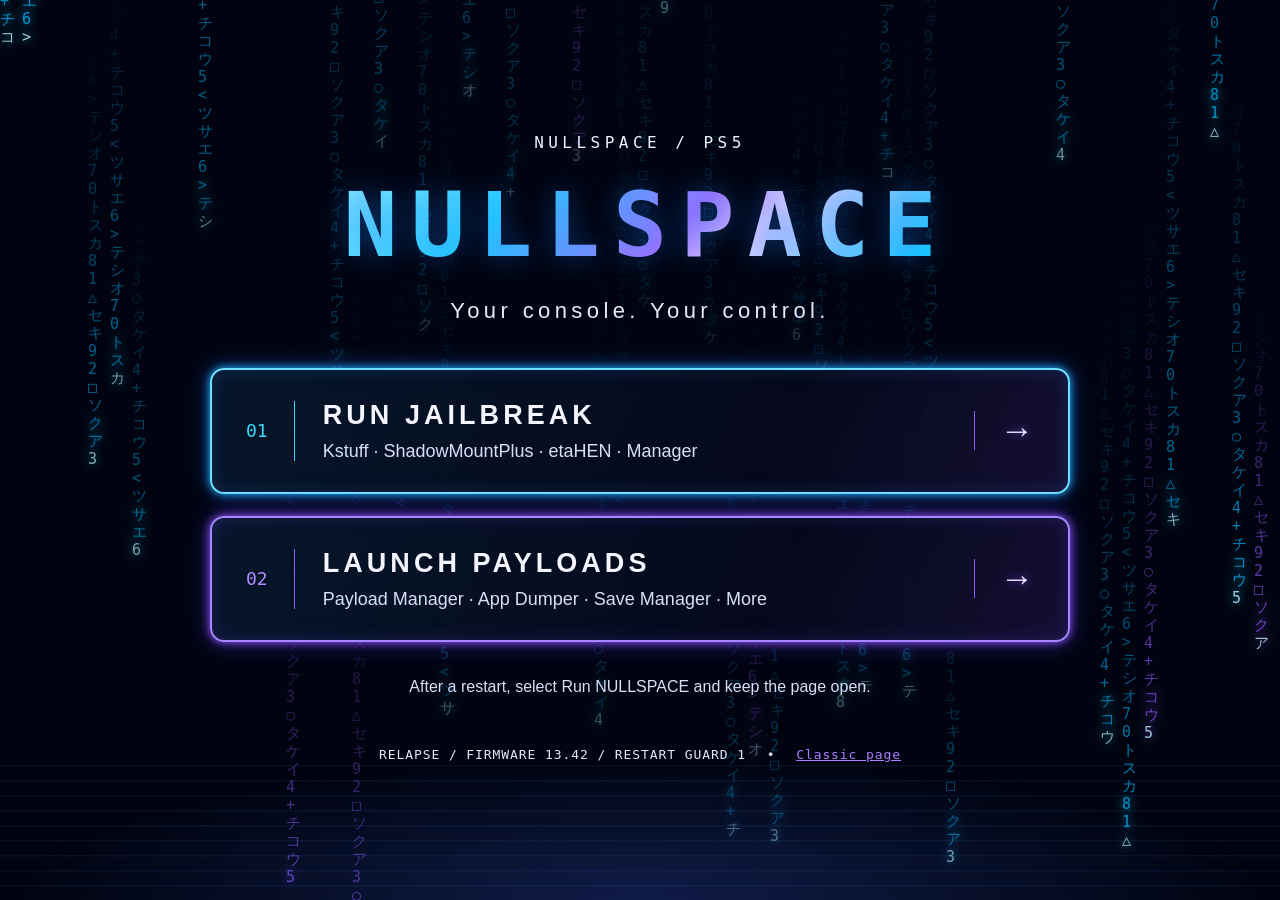
<file: index.html>
<!doctype html>
<html lang="en"><head><meta charset="utf-8"><meta name="viewport" content="width=device-width, initial-scale=1">
<meta http-equiv="Cache-Control" content="no-cache, no-store, must-revalidate">
<link rel="stylesheet" href="haze-menu.css?v=services-1"><title>NULLSPACE | PS5</title></head>
<body class="haze-page"><canvas id="haze-rain" aria-hidden="true"></canvas>
<main class="haze-home">
  <p class="haze-eyebrow">NULLSPACE / PS5</p>
  <h1 class="haze-title">NULLSPACE</h1>
  <p class="haze-tagline">Your console. Your control.</p>
  <nav class="haze-choices" aria-label="NULLSPACE menu">
    <a class="haze-choice" id="run-haze" href="run.html?v=aio-trace-1&amp;ui=restart-guard-1"><span class="haze-number">01</span><span><strong>RUN JAILBREAK</strong><small>Kstuff · ShadowMountPlus · etaHEN · Manager</small></span><span class="haze-arrow" aria-hidden="true">→</span></a>
    <a class="haze-choice" href="additional.html"><span class="haze-number">02</span><span><strong>LAUNCH PAYLOADS</strong><small>Payload Manager · App Dumper · Save Manager · More</small></span><span class="haze-arrow" aria-hidden="true">→</span></a>
  </nav>
  <p class="haze-help">After a restart, select Run NULLSPACE and keep the page open.</p>
  <p class="haze-foot">RELAPSE / FIRMWARE 13.42 / RESTART GUARD 1 <span>•</span> <a href="classic.html?v=aio-trace-1">Classic page</a></p>
</main><script src="haze-home.js?v=restart-guard-1"></script><script src="nullspace-rain.js"></script></body></html>
</file>
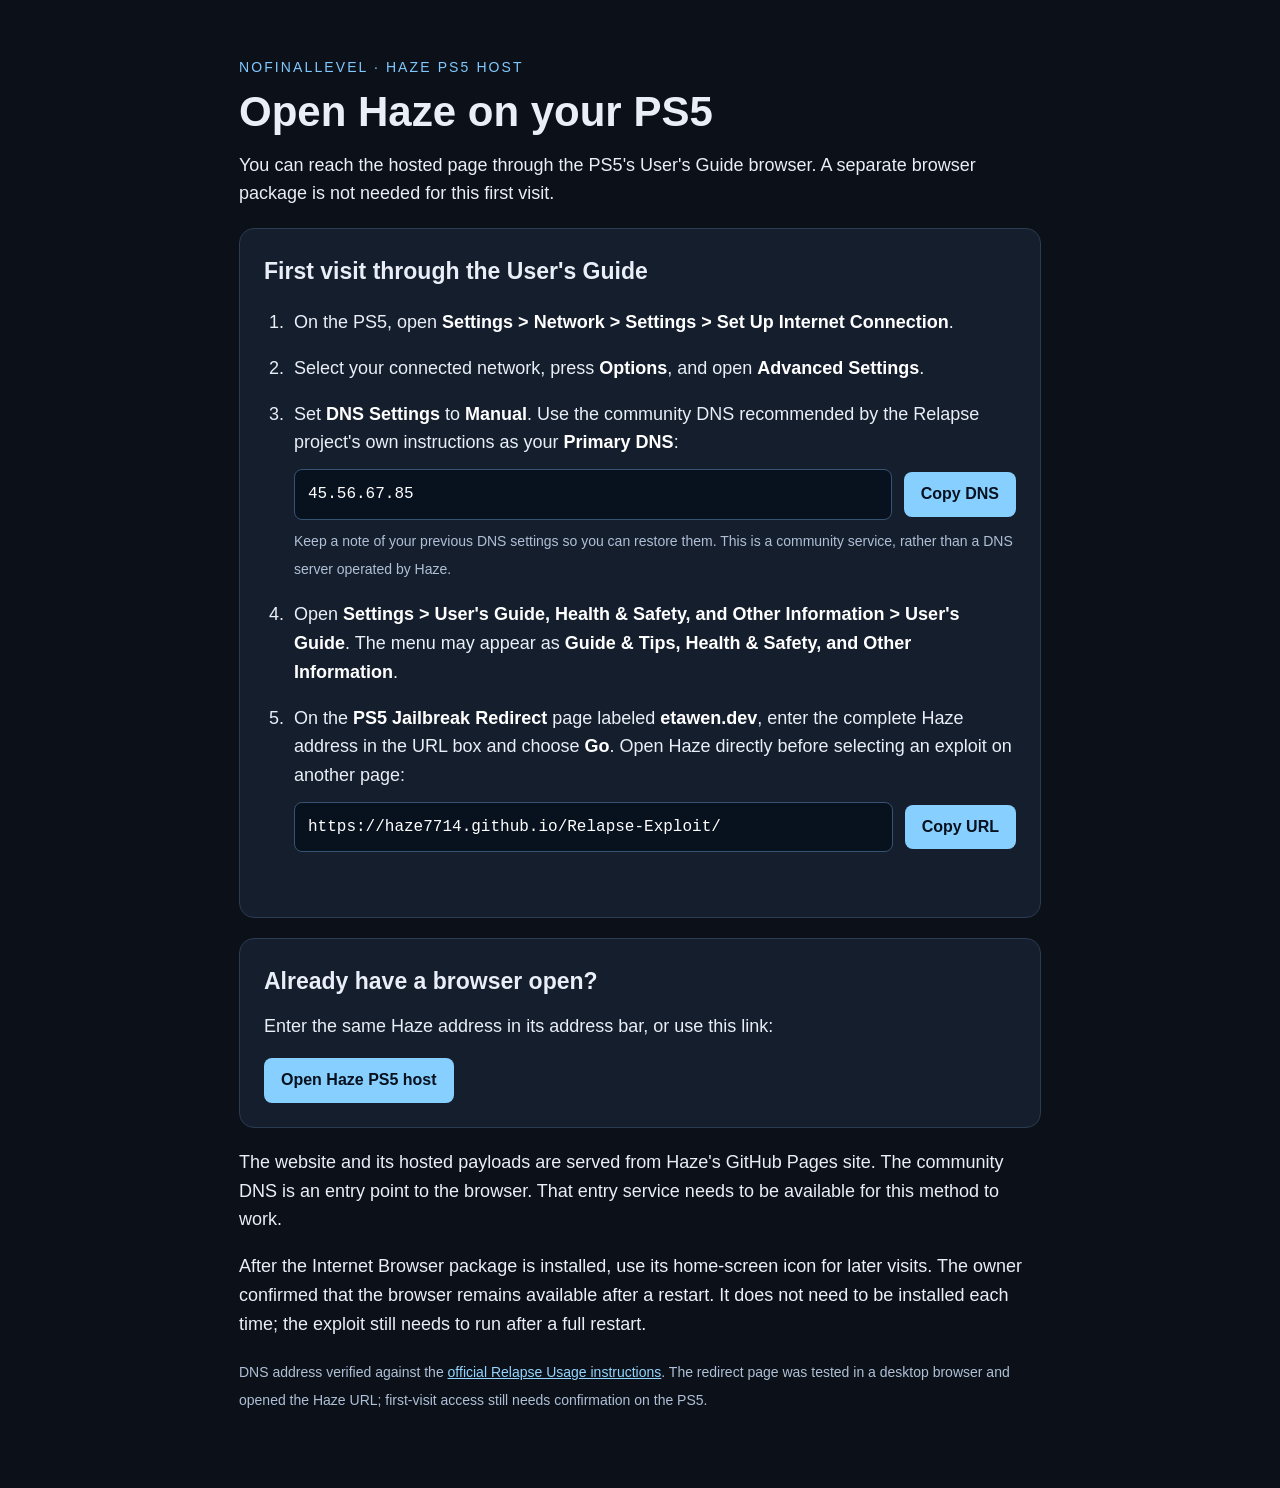
<file: access.html>
<!doctype html>
<html lang="en">
<head>
  <meta charset="utf-8">
  <meta name="viewport" content="width=device-width, initial-scale=1">
  <title>Open Haze on your PS5</title>
  <style>
    * { box-sizing: border-box; }
    body { margin: 0; color: #e9eef7; background: #0b1019; font: 18px/1.6 Arial, sans-serif; }
    main { max-width: 850px; margin: 0 auto; padding: 56px 24px; }
    .tag { color: #80c9ff; font-size: 14px; letter-spacing: .15em; text-transform: uppercase; }
    h1 { margin: 10px 0 14px; font-size: 42px; line-height: 1.15; }
    h2 { font-size: 23px; margin: 0 0 12px; }
    p { margin: 0 0 18px; }
    .card { background: #151e2d; border: 1px solid #2b3b52; border-radius: 15px; padding: 24px; margin: 20px 0; }
    ol { padding-left: 25px; }
    li { margin: 0 0 17px; padding-left: 5px; }
    strong { color: #fff; }
    .field { display: flex; align-items: center; gap: 12px; margin: 12px 0 6px; flex-wrap: wrap; }
    input { flex: 1; min-width: 200px; padding: 13px; border-radius: 8px; border: 1px solid #375373; background: #08111e; color: #fff; font: 16px/1.4 monospace; }
    button, .action { display: inline-block; padding: 11px 17px; color: #08111e; background: #86cfff; border: 0; border-radius: 8px; font: bold 16px/1.4 Arial, sans-serif; cursor: pointer; text-decoration: none; }
    button:focus, input:focus, a:focus { outline: 3px solid #fff; outline-offset: 3px; }
    a { color: #93d5ff; }
    small { font-size: 14px; color: #afc0d6; }
    .status { min-height: 1.6em; color: #a7ecc6; font-size: 14px; }
    @media (max-width: 550px) { main { padding: 32px 18px; } h1 { font-size: 32px; } .card { padding: 19px; } }
  </style>
</head>
<body>
<main>
  <div class="tag">NoFinalLevel &middot; Haze PS5 host</div>
  <h1>Open Haze on your PS5</h1>
  <p>You can reach the hosted page through the PS5's User's Guide browser. A separate browser package is not needed for this first visit.</p>

  <section class="card" aria-labelledby="steps-title">
    <h2 id="steps-title">First visit through the User's Guide</h2>
    <ol>
      <li>On the PS5, open <strong>Settings &gt; Network &gt; Settings &gt; Set Up Internet Connection</strong>.</li>
      <li>Select your connected network, press <strong>Options</strong>, and open <strong>Advanced Settings</strong>.</li>
      <li>Set <strong>DNS Settings</strong> to <strong>Manual</strong>. Use the community DNS recommended by the Relapse project's own instructions as your <strong>Primary DNS</strong>:
        <div class="field"><input id="dns" aria-label="Community primary DNS address" value="45.56.67.85" readonly><button type="button" onclick="copyField('dns')">Copy DNS</button></div>
        <small>Keep a note of your previous DNS settings so you can restore them. This is a community service, rather than a DNS server operated by Haze.</small>
      </li>
      <li>Open <strong>Settings &gt; User's Guide, Health &amp; Safety, and Other Information &gt; User's Guide</strong>. The menu may appear as <strong>Guide &amp; Tips, Health &amp; Safety, and Other Information</strong>.</li>
      <li>On the <strong>PS5 Jailbreak Redirect</strong> page labeled <strong>etawen.dev</strong>, enter the complete Haze address in the URL box and choose <strong>Go</strong>. Open Haze directly before selecting an exploit on another page:
        <div class="field"><input id="site" aria-label="Haze PS5 site address" value="https://haze7714.github.io/Relapse-Exploit/" readonly><button type="button" onclick="copyField('site')">Copy URL</button></div>
      </li>
    </ol>
    <div id="copy-status" class="status" role="status" aria-live="polite"></div>
  </section>

  <section class="card" aria-labelledby="browser-title">
    <h2 id="browser-title">Already have a browser open?</h2>
    <p>Enter the same Haze address in its address bar, or use this link:</p>
    <a class="action" href="https://haze7714.github.io/Relapse-Exploit/">Open Haze PS5 host</a>
  </section>

  <p>The website and its hosted payloads are served from Haze's GitHub Pages site. The community DNS is an entry point to the browser. That entry service needs to be available for this method to work.</p>
  <p>After the Internet Browser package is installed, use its home-screen icon for later visits. The owner confirmed that the browser remains available after a restart. It does not need to be installed each time; the exploit still needs to run after a full restart.</p>
  <p><small>DNS address verified against the <a href="https://github.com/ntfargo/Relapse-Exploit#usage">official Relapse Usage instructions</a>. The redirect page was tested in a desktop browser and opened the Haze URL; first-visit access still needs confirmation on the PS5.</small></p>
</main>
<script>
function copyField(id) {
  var field = document.getElementById(id);
  var status = document.getElementById('copy-status');
  field.focus();
  field.select();
  field.setSelectionRange(0, field.value.length);
  if (navigator.clipboard && navigator.clipboard.writeText) {
    navigator.clipboard.writeText(field.value).then(function () {
      status.textContent = 'Copied.';
    }, function () {
      status.textContent = 'Text selected. Use your browser\'s Copy command.';
    });
  } else {
    var copied = false;
    try { copied = document.execCommand('copy'); } catch (error) {}
    status.textContent = copied ? 'Copied.' : 'Text selected. Use your browser\'s Copy command.';
  }
}
</script>
</body>
</html>
</file>
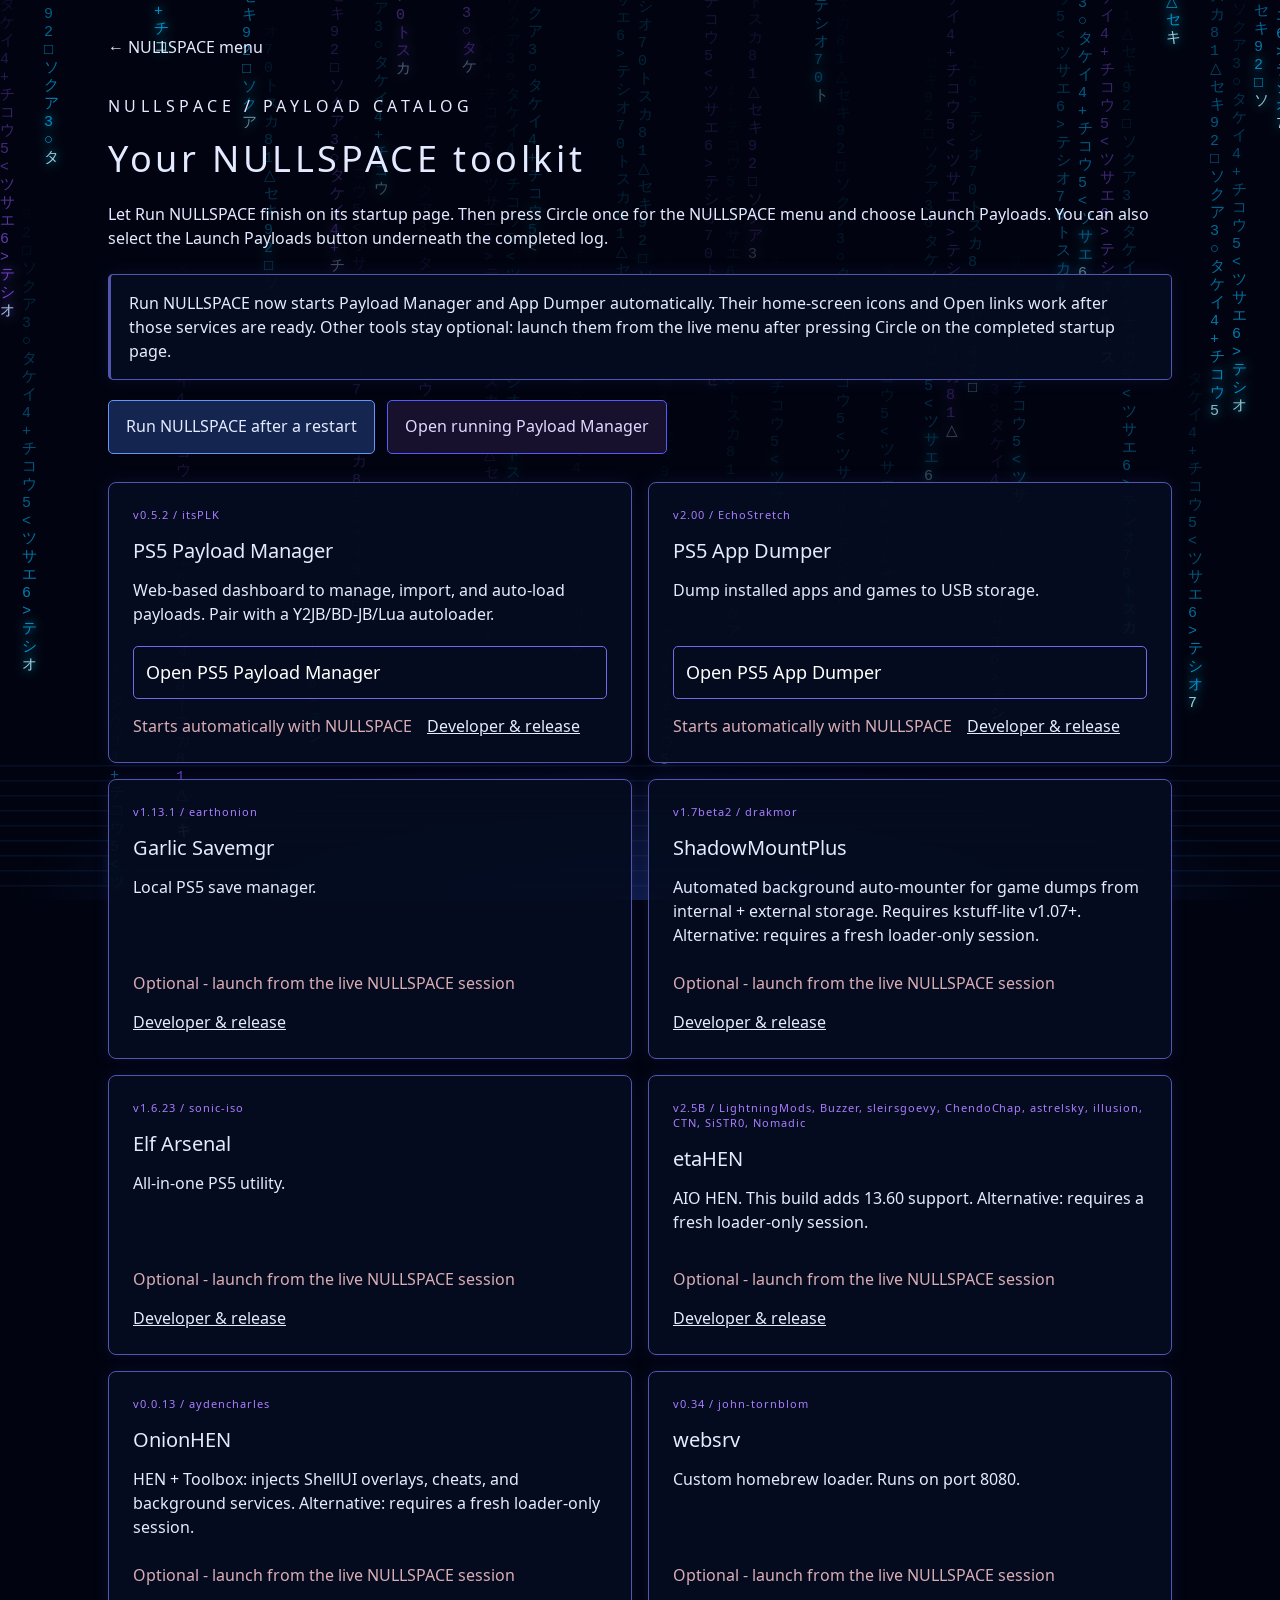
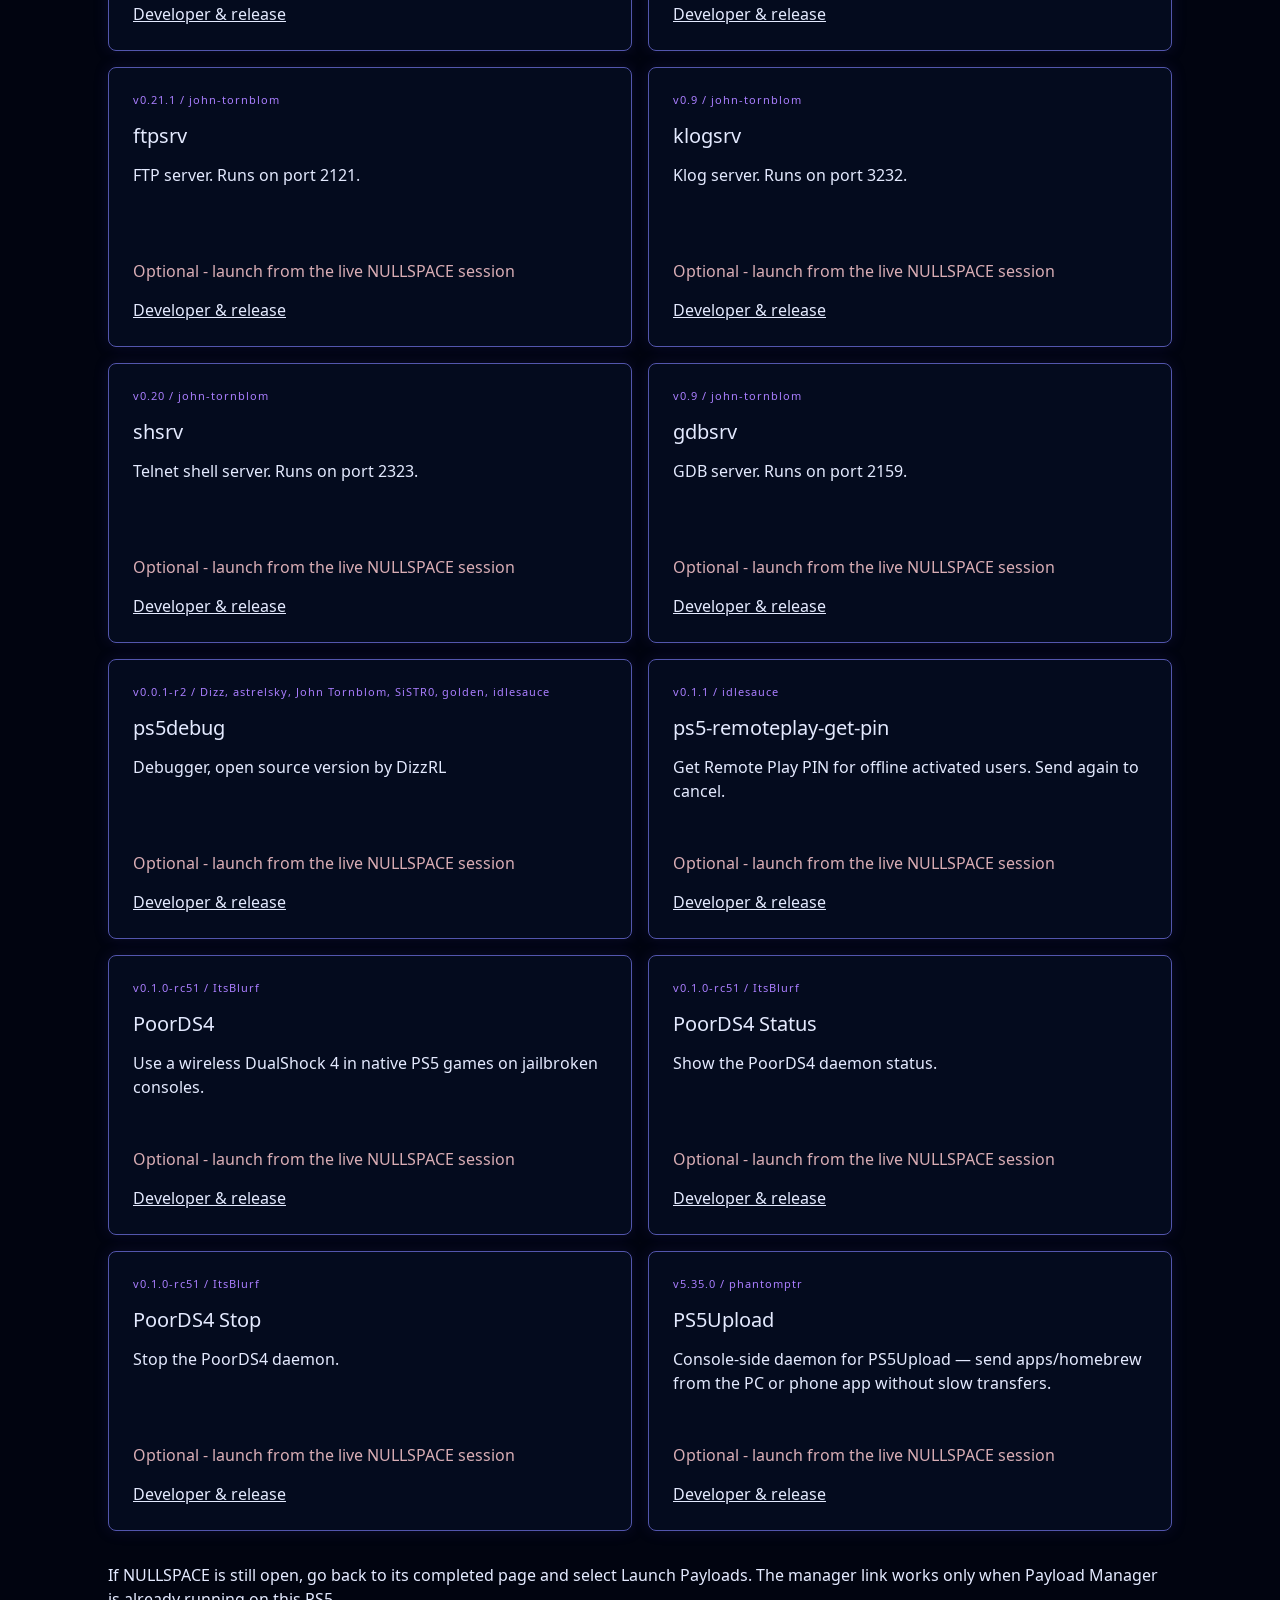
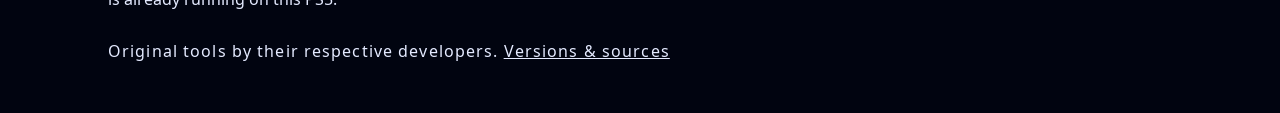
<file: additional.html>
<!doctype html>
<html lang="en"><head><meta charset="utf-8"><meta name="viewport" content="width=device-width, initial-scale=1">
<meta http-equiv="Cache-Control" content="no-cache, no-store, must-revalidate">
<link rel="stylesheet" href="haze-menu.css?v=services-1"><title>Payload Catalog | NULLSPACE</title></head>
<body class="haze-page haze-catalog-page"><canvas id="haze-rain" aria-hidden="true"></canvas><main class="haze-catalog">
<a class="haze-back" href="index.html">← NULLSPACE menu</a>
<p class="haze-eyebrow">NULLSPACE / PAYLOAD CATALOG</p><h1>Your NULLSPACE toolkit</h1>
<p class="haze-intro">Let Run NULLSPACE finish on its startup page. Then press Circle once for the NULLSPACE menu and choose Launch Payloads. You can also select the Launch Payloads button underneath the completed log.</p>
<div class="haze-notice" role="status">Run NULLSPACE now starts Payload Manager and App Dumper automatically. Their home-screen icons and Open links work after those services are ready. Other tools stay optional: launch them from the live menu after pressing Circle on the completed startup page.</div>
<div class="haze-actions"><a class="haze-pill" href="run.html?v=aio-trace-1&amp;ui=services-1">Run NULLSPACE after a restart</a><a class="haze-pill secondary" href="http://127.0.0.1:8084/">Open running Payload Manager</a></div>
<div id="haze-cards" class="haze-grid"><article class="haze-card"><span class="haze-version">v0.5.2 / itsPLK</span><h2>PS5 Payload Manager</h2><p>Web-based dashboard to manage, import, and auto-load payloads. Pair with a Y2JB/BD-JB/Lua autoloader.</p><div class="haze-card-footer"><a class="haze-open-service" href="http://127.0.0.1:8084/">Open PS5 Payload Manager</a><span class="haze-availability">Starts automatically with NULLSPACE</span><a href="https://github.com/itsPLK/ps5-payload-manager/releases/tag/v0.5.2">Developer &amp; release</a></div></article>
<article class="haze-card"><span class="haze-version">v2.00 / EchoStretch</span><h2>PS5 App Dumper</h2><p>Dump installed apps and games to USB storage.</p><div class="haze-card-footer"><a class="haze-open-service" href="http://127.0.0.1:8081/">Open PS5 App Dumper</a><span class="haze-availability">Starts automatically with NULLSPACE</span><a href="https://github.com/EchoStretch/ps5-app-dumper/releases/tag/v2.00">Developer &amp; release</a></div></article>
<article class="haze-card"><span class="haze-version">v1.13.1 / earthonion</span><h2>Garlic Savemgr</h2><p>Local PS5 save manager.</p><div class="haze-card-footer"><span class="haze-availability">Optional - launch from the live NULLSPACE session</span><a href="https://git.etawen.dev/earthonion/garlic-savemgr/releases">Developer &amp; release</a></div></article>
<article class="haze-card"><span class="haze-version">v1.7beta2 / drakmor</span><h2>ShadowMountPlus</h2><p>Automated background auto-mounter for game dumps from internal + external storage. Requires kstuff-lite v1.07+. Alternative: requires a fresh loader-only session.</p><div class="haze-card-footer"><span class="haze-availability">Optional - launch from the live NULLSPACE session</span><a href="https://github.com/drakmor/ShadowMountPlus/releases/tag/1.7beta2">Developer &amp; release</a></div></article>
<article class="haze-card"><span class="haze-version">v1.6.23 / sonic-iso</span><h2>Elf Arsenal</h2><p>All-in-one PS5 utility.</p><div class="haze-card-footer"><span class="haze-availability">Optional - launch from the live NULLSPACE session</span><a href="https://git.etawen.dev/soniciso/elf-arsenal/releases">Developer &amp; release</a></div></article>
<article class="haze-card"><span class="haze-version">v2.5B / LightningMods, Buzzer, sleirsgoevy, ChendoChap, astrelsky, illusion, CTN, SiSTR0, Nomadic</span><h2>etaHEN</h2><p>AIO HEN. This build adds 13.60 support. Alternative: requires a fresh loader-only session.</p><div class="haze-card-footer"><span class="haze-availability">Optional - launch from the live NULLSPACE session</span><a href="https://github.com/etaHEN/etaHEN/releases/tag/2.5B">Developer &amp; release</a></div></article>
<article class="haze-card"><span class="haze-version">v0.0.13 / aydencharles</span><h2>OnionHEN</h2><p>HEN + Toolbox: injects ShellUI overlays, cheats, and background services. Alternative: requires a fresh loader-only session.</p><div class="haze-card-footer"><span class="haze-availability">Optional - launch from the live NULLSPACE session</span><a href="https://github.com/aydencharles/onionHEN/releases/tag/v0.0.13">Developer &amp; release</a></div></article>
<article class="haze-card"><span class="haze-version">v0.34 / john-tornblom</span><h2>websrv</h2><p>Custom homebrew loader. Runs on port 8080.</p><div class="haze-card-footer"><span class="haze-availability">Optional - launch from the live NULLSPACE session</span><a href="https://github.com/ps5-payload-dev/websrv/releases/tag/v0.34">Developer &amp; release</a></div></article>
<article class="haze-card"><span class="haze-version">v0.21.1 / john-tornblom</span><h2>ftpsrv</h2><p>FTP server. Runs on port 2121.</p><div class="haze-card-footer"><span class="haze-availability">Optional - launch from the live NULLSPACE session</span><a href="https://github.com/ps5-payload-dev/ftpsrv/releases/tag/v0.21.1">Developer &amp; release</a></div></article>
<article class="haze-card"><span class="haze-version">v0.9 / john-tornblom</span><h2>klogsrv</h2><p>Klog server. Runs on port 3232.</p><div class="haze-card-footer"><span class="haze-availability">Optional - launch from the live NULLSPACE session</span><a href="https://github.com/ps5-payload-dev/klogsrv/releases/tag/v0.9">Developer &amp; release</a></div></article>
<article class="haze-card"><span class="haze-version">v0.20 / john-tornblom</span><h2>shsrv</h2><p>Telnet shell server. Runs on port 2323.</p><div class="haze-card-footer"><span class="haze-availability">Optional - launch from the live NULLSPACE session</span><a href="https://github.com/ps5-payload-dev/shsrv/releases/tag/v0.20">Developer &amp; release</a></div></article>
<article class="haze-card"><span class="haze-version">v0.9 / john-tornblom</span><h2>gdbsrv</h2><p>GDB server. Runs on port 2159.</p><div class="haze-card-footer"><span class="haze-availability">Optional - launch from the live NULLSPACE session</span><a href="https://github.com/ps5-payload-dev/gdbsrv/releases/tag/v0.9">Developer &amp; release</a></div></article>
<article class="haze-card"><span class="haze-version">v0.0.1-r2 / Dizz, astrelsky, John Tornblom, SiSTR0, golden, idlesauce</span><h2>ps5debug</h2><p>Debugger, open source version by DizzRL</p><div class="haze-card-footer"><span class="haze-availability">Optional - launch from the live NULLSPACE session</span><a href="https://github.com/idlesauce/ps5debug/releases/tag/v0.0.1">Developer &amp; release</a></div></article>
<article class="haze-card"><span class="haze-version">v0.1.1 / idlesauce</span><h2>ps5-remoteplay-get-pin</h2><p>Get Remote Play PIN for offline activated users. Send again to cancel.</p><div class="haze-card-footer"><span class="haze-availability">Optional - launch from the live NULLSPACE session</span><a href="https://github.com/idlesauce/ps5-remoteplay-get-pin/releases/tag/v0.1.1">Developer &amp; release</a></div></article>
<article class="haze-card"><span class="haze-version">v0.1.0-rc51 / ItsBlurf</span><h2>PoorDS4</h2><p>Use a wireless DualShock 4 in native PS5 games on jailbroken consoles.</p><div class="haze-card-footer"><span class="haze-availability">Optional - launch from the live NULLSPACE session</span><a href="https://github.com/ItsBlurf/PoorDS4/releases/tag/v0.1.0-rc51">Developer &amp; release</a></div></article>
<article class="haze-card"><span class="haze-version">v0.1.0-rc51 / ItsBlurf</span><h2>PoorDS4 Status</h2><p>Show the PoorDS4 daemon status.</p><div class="haze-card-footer"><span class="haze-availability">Optional - launch from the live NULLSPACE session</span><a href="https://github.com/ItsBlurf/PoorDS4/releases/tag/v0.1.0-rc51">Developer &amp; release</a></div></article>
<article class="haze-card"><span class="haze-version">v0.1.0-rc51 / ItsBlurf</span><h2>PoorDS4 Stop</h2><p>Stop the PoorDS4 daemon.</p><div class="haze-card-footer"><span class="haze-availability">Optional - launch from the live NULLSPACE session</span><a href="https://github.com/ItsBlurf/PoorDS4/releases/tag/v0.1.0-rc51">Developer &amp; release</a></div></article>
<article class="haze-card"><span class="haze-version">v5.35.0 / phantomptr</span><h2>PS5Upload</h2><p>Console-side daemon for PS5Upload — send apps/homebrew from the PC or phone app without slow transfers.</p><div class="haze-card-footer"><span class="haze-availability">Optional - launch from the live NULLSPACE session</span><a href="https://github.com/phantomptr/ps5upload/releases/tag/v5.35.0">Developer &amp; release</a></div></article></div>
<p class="haze-help">If NULLSPACE is still open, go back to its completed page and select Launch Payloads. The manager link works only when Payload Manager is already running on this PS5.</p>
<p class="haze-foot">Original tools by their respective developers. <a href="payload-sources.json">Versions &amp; sources</a></p>
</main><script src="nullspace-rain.js"></script></body></html>
</file>
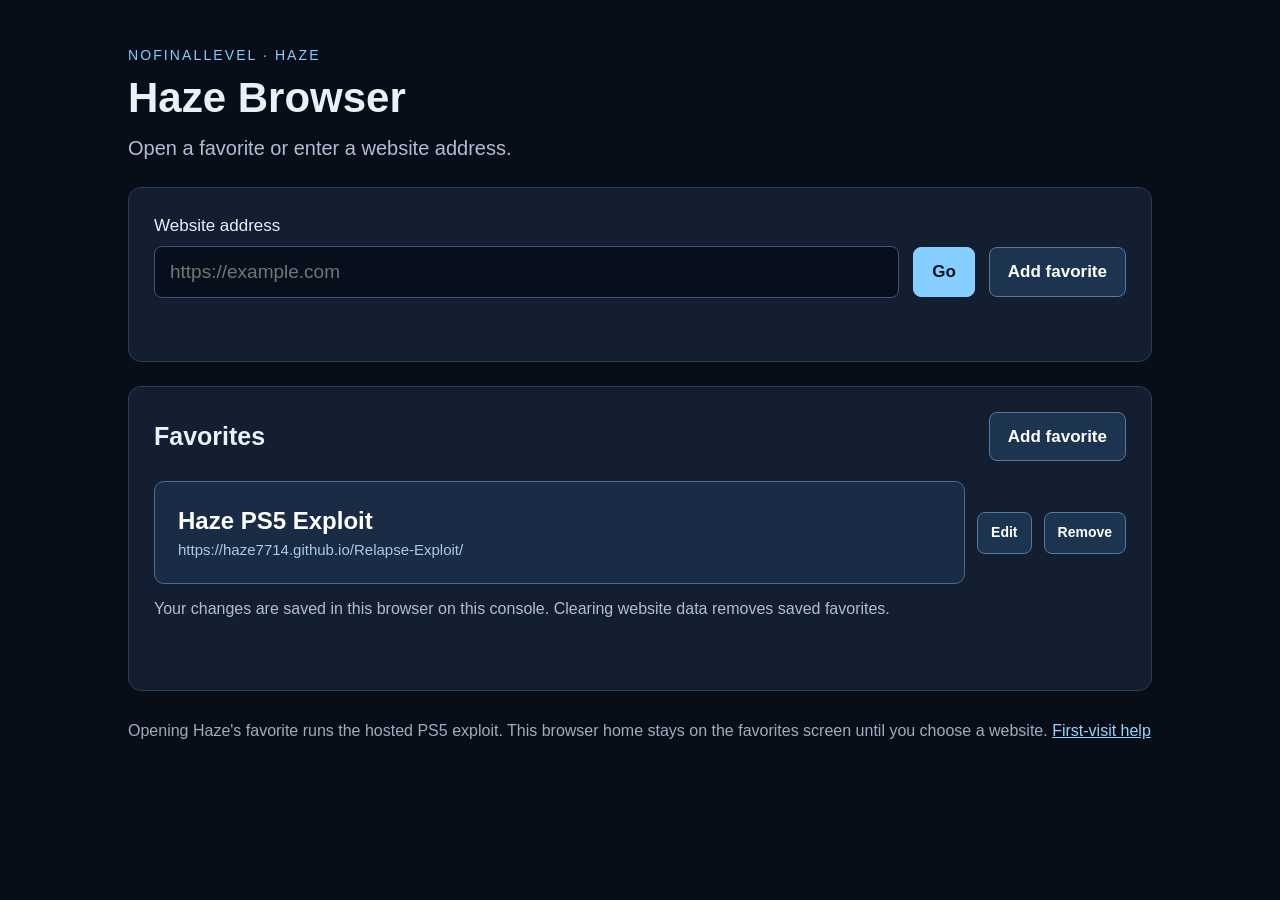
<file: browser.html>
<!doctype html>
<html lang="en">
<head>
  <meta charset="utf-8">
  <meta name="viewport" content="width=device-width, initial-scale=1">
  <title>Haze Browser</title>
  <style>
    * { box-sizing: border-box; }
    body { margin: 0; background: #080e18; color: #eaf0fa; font: 20px/1.5 Arial, sans-serif; }
    main { max-width: 1100px; margin: 0 auto; padding: 45px 38px; }
    .brand { color: #85cfff; font-size: 14px; text-transform: uppercase; letter-spacing: .15em; }
    h1 { font-size: 42px; line-height: 1.1; margin: 9px 0 12px; }
    h2 { margin: 0; font-size: 25px; }
    p { margin: 0 0 20px; }
    .intro, .hint { color: #aebfd4; }
    .panel { background: #131e30; border: 1px solid #293e59; border-radius: 13px; padding: 25px; margin: 24px 0; }
    .row, .heading-row { display: flex; align-items: center; gap: 14px; flex-wrap: wrap; }
    .heading-row { justify-content: space-between; margin-bottom: 20px; }
    label { display: block; font-size: 17px; margin-bottom: 7px; }
    input { width: 100%; padding: 14px 15px; border: 1px solid #365577; border-radius: 8px; background: #080f1c; color: #fff; font: 19px Arial, sans-serif; }
    .address { flex: 1; min-width: 300px; }
    button, .button { display: inline-block; border: 1px solid #55799e; border-radius: 8px; padding: 12px 18px; background: #1d3450; color: #fff; font: bold 17px/1.4 Arial, sans-serif; cursor: pointer; text-decoration: none; }
    .primary { background: #86ceff; color: #071321; border-color: #86ceff; }
    button:hover, .button:hover { background: #355a80; color: #fff; }
    .primary:hover { background: #b2e1ff; color: #071321; }
    a, button, input { -webkit-tap-highlight-color: transparent; }
    a:focus, button:focus, input:focus { outline: 3px solid #9ddcff; outline-offset: 4px; }
    .favorite { display: flex; align-items: center; gap: 12px; margin: 13px 0; flex-wrap: wrap; }
    .favorite-link { flex: 1; min-width: 280px; padding: 21px 23px; color: #fff; text-decoration: none; border-radius: 10px; border: 1px solid #446d99; background: #1a2c45; }
    .favorite-link:hover { background: #254263; }
    .favorite-name { display: block; font-size: 24px; font-weight: bold; }
    .favorite-url { display: block; color: #a9c8e9; font-size: 15px; overflow-wrap: break-word; }
    .small-button { font-size: 14px; padding: 10px 13px; }
    .hint, .status, footer { font-size: 16px; }
    .status { min-height: 24px; color: #b1e7ca; margin-top: 14px; }
    .error { color: #ffc0b8; }
    #favorite-editor { margin-top: 20px; border-top: 1px solid #304866; padding-top: 20px; }
    .form-field { margin-bottom: 16px; }
    [hidden] { display: none !important; }
    footer { color: #9fadc0; margin: 28px 0 0; }
    footer a { color: #99d3fc; }
    @media (max-width: 600px) { main { padding: 27px 19px; } h1 { font-size: 34px; } .panel { padding: 20px; } .address, .favorite-link { min-width: 100%; } }
  </style>
</head>
<body>
<main>
  <div class="brand">NoFinalLevel &middot; Haze</div>
  <h1>Haze Browser</h1>
  <p class="intro">Open a favorite or enter a website address.</p>

  <section class="panel" aria-labelledby="address-title">
    <form id="address-form">
      <label id="address-title" for="address">Website address</label>
      <div class="row">
        <div class="address"><input id="address" type="text" inputmode="url" placeholder="https://example.com" autocomplete="off" autocapitalize="off" spellcheck="false"></div>
        <button class="primary" type="submit">Go</button>
        <button id="save-address" type="button">Add favorite</button>
      </div>
    </form>
    <div id="address-status" class="status" role="status" aria-live="polite"></div>
  </section>

  <section class="panel" aria-labelledby="favorites-title">
    <div class="heading-row"><h2 id="favorites-title">Favorites</h2><button id="new-favorite" type="button">Add favorite</button></div>
    <div id="favorites"></div>
    <p class="hint">Your changes are saved in this browser on this console. Clearing website data removes saved favorites.</p>
    <div id="favorites-status" class="status" role="status" aria-live="polite"></div>
    <form id="favorite-editor" hidden>
      <h2 id="editor-title">Add favorite</h2>
      <div class="form-field"><label for="favorite-name">Name</label><input id="favorite-name" type="text" maxlength="120" autocomplete="off"></div>
      <div class="form-field"><label for="favorite-address">Website address</label><input id="favorite-address" type="text" inputmode="url" autocomplete="off" autocapitalize="off" spellcheck="false"></div>
      <div class="row"><button class="primary" type="submit">Save favorite</button><button id="cancel-edit" type="button">Cancel</button></div>
      <div id="editor-status" class="status" role="status" aria-live="polite"></div>
    </form>
  </section>
  <footer>Opening Haze's favorite runs the hosted PS5 exploit. This browser home stays on the favorites screen until you choose a website. <a href="access.html">First-visit help</a></footer>
</main>
<script id="bookmarks-core">
var HazeBookmarks = (function () {
  var key = 'haze_browser_favorites_v1';
  var haze = { name: 'Haze PS5 Exploit', url: 'https://haze7714.github.io/Relapse-Exploit/' };
  function trim(value) { return String(value).replace(/^\s+|\s+$/g, ''); }
  function normalizeUrl(value) {
    if (typeof value !== 'string') { throw new Error('Enter a website address.'); }
    value = trim(value);
    if (!value) { throw new Error('Enter a website address.'); }
    if (/[\u0000-\u0020\u007f]/.test(value)) { throw new Error('Website addresses cannot contain spaces.'); }
    if (value.indexOf('//') === 0) { value = 'https:' + value; }
    else if (!/^[a-z][a-z0-9+.-]*:/i.test(value)) { value = 'https://' + value; }
    if (!/^https?:\/\//i.test(value)) { throw new Error('Use an http:// or https:// website address.'); }
    var link = document.createElement('a');
    link.href = value;
    if ((link.protocol !== 'https:' && link.protocol !== 'http:') || !link.hostname) { throw new Error('Enter a valid website address.'); }
    return link.href;
  }
  function array(value) { return Object.prototype.toString.call(value) === '[object Array]'; }
  function clean(entries) {
    if (!array(entries)) { throw new Error('Saved favorites are not a list.'); }
    var result = [], seen = {}, i, item, url, name;
    for (i = 0; i < entries.length; i++) {
      item = entries[i];
      if (!item || typeof item.url !== 'string' || typeof item.name !== 'string') { throw new Error('A saved favorite has invalid fields.'); }
      url = normalizeUrl(item.url);
      name = trim(item.name).substring(0, 120);
      if (!name) { name = url; }
      if (!seen[url]) { result.push({ name: name, url: url }); seen[url] = true; }
    }
    return result;
  }
  function copy(entries) {
    var result = [], i;
    for (i = 0; i < entries.length; i++) { result.push({ name: entries[i].name, url: entries[i].url }); }
    return result;
  }
  function createStore(storage) {
    var entries, notice = '', raw;
    function persist() {
      try { if (!storage) { throw new Error('Storage unavailable'); } storage.setItem(key, JSON.stringify(entries)); }
      catch (error) { notice = 'Favorites cannot be saved by this browser. Changes will last for this visit only.'; }
    }
    try {
      if (!storage) { throw new Error('Storage unavailable'); }
      raw = storage.getItem(key);
      if (raw === null) { entries = [haze]; persist(); }
      else {
        try { entries = clean(JSON.parse(raw)); }
        catch (error) {
          entries = [haze];
          notice = 'Saved favorites could not be read. The starting Haze favorite has been restored.';
          persist();
        }
      }
    } catch (error) { entries = [haze]; notice = 'Favorites cannot be saved by this browser. Changes will last for this visit only.'; }
    return {
      list: function () { return copy(entries); },
      save: function (next) { entries = clean(next); persist(); },
      notice: function () { return notice; }
    };
  }
  return { createStore: createStore, normalizeUrl: normalizeUrl, key: key };
}());
</script>
<script>
(function () {
  var storage;
  try { storage = window.localStorage; } catch (error) { storage = null; }
  var store = HazeBookmarks.createStore(storage);
  var editIndex = -1;
  var favorites = document.getElementById('favorites');
  var favoriteStatus = document.getElementById('favorites-status');
  var addressStatus = document.getElementById('address-status');
  var editor = document.getElementById('favorite-editor');
  var editorStatus = document.getElementById('editor-status');
  var nameInput = document.getElementById('favorite-name');
  var urlInput = document.getElementById('favorite-address');
  var address = document.getElementById('address');
  function message(element, text, error) { element.textContent = text; element.className = error ? 'status error' : 'status'; }
  function closeEditor() { editor.hidden = true; editIndex = -1; }
  function openEditor(index, url) {
    editIndex = index;
    var entries = store.list();
    document.getElementById('editor-title').textContent = index >= 0 ? 'Edit favorite' : 'Add favorite';
    nameInput.value = index >= 0 ? entries[index].name : '';
    urlInput.value = index >= 0 ? entries[index].url : (url || '');
    message(editorStatus, '', false);
    editor.hidden = false;
    nameInput.focus();
  }
  function render() {
    while (favorites.firstChild) { favorites.removeChild(favorites.firstChild); }
    var entries = store.list();
    if (entries.length === 0) {
      var empty = document.createElement('p');
      empty.textContent = 'No favorites saved. Add a website using the button above.';
      favorites.appendChild(empty);
    }
    function addRow(item, index) {
      var row = document.createElement('div'); row.className = 'favorite';
      var link = document.createElement('a'); link.className = 'favorite-link'; link.href = item.url;
      var name = document.createElement('span'); name.className = 'favorite-name'; name.textContent = item.name;
      var url = document.createElement('span'); url.className = 'favorite-url'; url.textContent = item.url;
      link.appendChild(name); link.appendChild(url); row.appendChild(link);
      var edit = document.createElement('button'); edit.type = 'button'; edit.className = 'small-button'; edit.textContent = 'Edit';
      edit.setAttribute('aria-label', 'Edit ' + item.name);
      edit.onclick = function () { openEditor(index); }; row.appendChild(edit);
      var remove = document.createElement('button'); remove.type = 'button'; remove.className = 'small-button'; remove.textContent = 'Remove';
      remove.setAttribute('aria-label', 'Remove ' + item.name);
      remove.onclick = function () {
        var next = store.list(); next.splice(index, 1); store.save(next); closeEditor(); render();
        message(favoriteStatus, store.notice() || 'Favorite removed.', false);
      };
      row.appendChild(remove); favorites.appendChild(row);
    }
    for (var i = 0; i < entries.length; i++) { addRow(entries[i], i); }
    message(favoriteStatus, store.notice(), false);
  }
  document.getElementById('address-form').onsubmit = function (event) {
    event.preventDefault();
    try { window.location.href = HazeBookmarks.normalizeUrl(address.value); }
    catch (error) { message(addressStatus, error.message, true); }
  };
  document.getElementById('save-address').onclick = function () {
    try { openEditor(-1, HazeBookmarks.normalizeUrl(address.value)); message(addressStatus, '', false); }
    catch (error) { message(addressStatus, error.message, true); }
  };
  document.getElementById('new-favorite').onclick = function () { openEditor(-1); };
  document.getElementById('cancel-edit').onclick = closeEditor;
  editor.onsubmit = function (event) {
    event.preventDefault();
    try {
      var item = { name: nameInput.value, url: HazeBookmarks.normalizeUrl(urlInput.value) };
      var next = store.list();
      if (editIndex >= 0) { next[editIndex] = item; } else { next.push(item); }
      store.save(next); closeEditor(); render();
      message(favoriteStatus, store.notice() || 'Favorite saved.', false);
    } catch (error) { message(editorStatus, error.message, true); }
  };
  render();
}());
</script>
</body>
</html>
</file>
<file: haze-menu.css>
:root{color-scheme:dark;--red:#ff354c;--light:#ff8b96;--muted:#b49198;--bg:#090507;--line:#72303b}
*{box-sizing:border-box}body.haze-page{margin:0;background:var(--bg);color:#ffeff1;font-family:Arial,Helvetica,sans-serif;min-height:100vh}.haze-page{background-image:radial-gradient(ellipse at 50% 40%,#46121d55,transparent 65%)}
#haze-rain{position:fixed;inset:0;width:100%;height:100%;pointer-events:none;opacity:.75}.haze-home{position:relative;z-index:1;max-width:760px;margin:auto;min-height:100vh;display:flex;flex-direction:column;justify-content:center;padding:52px 28px;text-align:center}
.haze-eyebrow{font:12px monospace;letter-spacing:.28em;color:var(--light);margin:0 0 22px}.haze-title{font:600 clamp(76px,12vw,150px)/1 monospace;letter-spacing:.28em;padding-left:.28em;margin:0;color:var(--red);text-shadow:0 0 20px #ff354c80,0 0 65px #e3184545}.haze-tagline{color:#dcb2b9;font-size:16px;letter-spacing:.13em;margin:20px 0 40px}
.haze-choices{display:grid;gap:18px;max-width:570px;width:100%;margin:0 auto}.haze-choice{display:flex;align-items:center;gap:24px;text-align:left;min-height:102px;padding:23px 27px;color:#ffe7eb;background:#10080bda;border:1px solid var(--line);border-radius:9px;text-decoration:none;box-shadow:0 0 20px #bf1c2f14;transition:border-color .15s,background .15s,box-shadow .15s}.haze-choice strong{display:block;letter-spacing:.14em;font-size:20px;font-weight:600}.haze-choice small{display:block;color:var(--muted);font-size:13px;margin-top:10px}.haze-number{font:12px monospace;color:var(--red)}.haze-arrow{margin-left:auto;color:var(--red);font-size:25px}
a:focus,button:focus{outline:2px solid #fff;outline-offset:4px}.haze-choice:hover,.haze-choice:focus{background:#2a0c14;border-color:var(--red);box-shadow:0 0 25px #e8264640}.haze-help{font-size:13px;line-height:1.6;color:var(--muted);margin-top:28px}.haze-foot{font:11px/1.8 monospace;letter-spacing:.07em;color:#9e777f;margin:26px 0 0}.haze-foot span{padding:0 12px}.haze-foot a,.haze-back{color:var(--light)}
.haze-catalog{max-width:1120px;margin:auto;padding:35px 28px 50px}.haze-back{display:inline-block;margin-bottom:35px;text-decoration:none;font-size:14px}.haze-catalog .haze-eyebrow{margin-bottom:14px}.haze-catalog h1{font-size:40px;letter-spacing:-.035em;margin:0 0 13px}.haze-intro{color:var(--muted);line-height:1.6}.haze-notice{margin:24px 0 20px;border:1px solid var(--line);border-left:3px solid var(--red);border-radius:5px;background:#1d0d12;padding:16px 18px;line-height:1.6;font-size:14px}.haze-notice.error{border-color:#ff7b72;color:#ffb4ad}.haze-actions{display:flex;flex-wrap:wrap;gap:12px;margin:20px 0}.haze-pill,.haze-launch{display:inline-block;border:1px solid var(--red);border-radius:5px;background:var(--red);color:#170409;font:600 14px Arial,sans-serif;padding:13px 17px;text-decoration:none;cursor:pointer}.haze-pill.secondary{background:#1b0b11;color:#ffc2cb;border-color:var(--line)}
.haze-grid{display:grid;grid-template-columns:repeat(2,minmax(0,1fr));gap:16px;margin:28px 0}.haze-card{display:flex;flex-direction:column;align-items:flex-start;border:1px solid #4f2630;background:#130b10;border-radius:8px;padding:24px;min-height:220px}.haze-card h2{font-size:20px;margin:14px 0 12px}.haze-card p{font-size:14px;line-height:1.6;color:var(--muted);margin:0 0 20px}.haze-version{font:11px monospace;letter-spacing:.09em;color:var(--light)}.haze-card-footer{display:flex;align-items:center;gap:15px;margin-top:auto;flex-wrap:wrap}.haze-card-footer a{font-size:12px;color:var(--muted)}button:disabled{cursor:default;opacity:.5}.haze-quiet{font-size:12px;color:var(--muted)}
#haze-runtime{margin-top:30px}#haze-runtime .haze-catalog{padding:20px 0}.haze-runtime-only{display:none}.haze-session-screen{background:#090507!important;color:#fff0f2!important;margin:0!important}.haze-session-screen #haze-runtime{margin:0}.haze-session-screen #haze-runtime .haze-catalog{padding:35px 28px}.haze-session-screen #haze-runtime .haze-home{min-height:92vh}.haze-session-screen .haze-runtime-only{display:block}
@media(max-width:650px){.haze-home{padding:35px 22px}.haze-title{font-size:80px}.haze-choice{padding:21px 18px;gap:16px}.haze-choice strong{font-size:15px}.haze-choice small{font-size:12px}.haze-grid{grid-template-columns:1fr}.haze-catalog h1{font-size:32px}.haze-catalog{padding:24px 20px}.haze-foot{font-size:10px}}
@media(prefers-reduced-motion:reduce){*{transition:none!important}}[hidden]{display:none!important}
/* Use explicit system-font properties for the console browser's controls.
   Keep the red landing-page design; only the catalog/live controls change. */
.haze-catalog-page,.haze-catalog,#haze-runtime{font-family:monospace;font-size:16px;font-weight:400;font-style:normal;line-height:1.5;-webkit-text-size-adjust:100%;color:#ffe7eb}
.haze-catalog h1{font-family:monospace;font-size:26px;font-weight:400;line-height:1.5;letter-spacing:0;color:#ffe7eb}
.haze-catalog h2{font-family:monospace;font-size:20px;font-weight:400;line-height:1.5;color:#ffe7eb}
.haze-catalog p,.haze-catalog a,.haze-catalog .haze-notice,.haze-card p,.haze-card-footer a,.haze-back,.haze-availability,.haze-session-progress{font-family:monospace;font-size:16px;font-weight:400;font-style:normal;line-height:1.5;color:#edcbd0}
.haze-pill,.haze-launch{font-family:monospace;font-size:18px;font-weight:400;font-style:normal;line-height:1.5;-webkit-appearance:none;appearance:none;min-height:54px;min-width:220px;white-space:normal;color:#fff;background:#8f182b;border-color:#e74258}
.haze-pill.secondary{color:#fff;background:#271015}.haze-launch{width:100%;text-align:left}.haze-card-footer{width:100%}.haze-availability{display:block;color:#d9adb5}.haze-card-live{cursor:pointer}.haze-card-live:hover{border-color:#ff354c}.haze-session-progress{padding:14px 0;margin:0;color:#ffe7eb}button:disabled{opacity:1;color:#d1aab2;background:#3a1520;border-color:#70404b}
/* Bundle the menu font locally instead of depending on console font substitution.
   Swap keeps fallback text visible while it loads. Console verification pending. */
@font-face{font-family:HazeUI;src:url('HazeUI-Regular.ttf') format('truetype');font-style:normal;font-weight:400;font-display:swap}
.haze-catalog-page,.haze-catalog-page *:not(script),#haze-runtime,#haze-runtime *{font-family:HazeUI,Arial,sans-serif!important;font-weight:400!important}
.haze-catalog-page,.haze-session-screen{color:#fff;background:#090507}
.haze-catalog-page p,#haze-runtime p{color:#ead6dc}
.haze-card-footer .haze-open-service{display:block;width:100%;font-size:18px;color:#fff;padding:12px;border:1px solid #e74258;border-radius:5px;text-decoration:none}
.haze-card-footer .haze-open-service:hover,.haze-card-footer .haze-open-service:focus{background:#581526}
.haze-card-footer{align-items:stretch}.haze-card{min-height:280px}.haze-card p{min-height:3em}
#haze-runtime .haze-choices button{width:100%;font-size:18px}
/* NULLSPACE visual layer. Internal IDs remain compatible with the supplied runner. */
:root{--red:#38d9ff;--light:#aa7eff;--muted:#ccd3ec;--bg:#010410;--line:#555aff}
body.haze-page,body.haze-session-screen{background:#010410!important;color:#f3f5ff!important}
#haze-rain{opacity:1;z-index:0}body.haze-page:after{content:"";position:fixed;bottom:0;left:0;right:0;height:16vh;pointer-events:none;background:repeating-linear-gradient(0deg,transparent 0 13px,#2868bb20 14px 15px),radial-gradient(ellipse at bottom,#3155c94d,transparent 70%);z-index:0}
.haze-home{max-width:960px;padding:60px 28px;z-index:1}.haze-eyebrow{color:#edf0ff;font-size:16px;letter-spacing:.28em}.haze-title{font-family:monospace!important;font-weight:700!important;font-size:clamp(40px,7vw,112px);letter-spacing:.15em;padding-left:.15em;color:#65dcff;background:linear-gradient(135deg,#a8f1ff 10%,#25cfff 35%,#a873ff 54%,#e4cfff 62%,#0bcaff 82%);-webkit-background-clip:text;background-clip:text;-webkit-text-fill-color:transparent;text-shadow:0 0 28px #1978ff70;line-height:1.15}.haze-tagline{color:#e7eaff;font-size:22px;letter-spacing:.2em;margin:20px 0 44px}
.haze-choices{max-width:860px;gap:22px}.haze-choice{min-height:126px;padding:25px 34px;gap:28px;border:2px solid #70dfff;border-radius:14px;background:linear-gradient(115deg,#07172ceF,#05091beF 65%,#161035ef);box-shadow:0 0 8px #1dbbff,0 0 23px #2463ff80,inset 0 0 18px #2669be40;color:#f5f5ff}.haze-choice:nth-child(2){border-color:#a388ff;box-shadow:0 0 8px #9554ff,0 0 23px #633bff80,inset 0 0 18px #5441dc40}.haze-choice strong{font-size:27px;letter-spacing:.15em}.haze-choice small{font-size:18px;color:#d8dff7}.haze-number{font-size:18px;padding-right:26px;border-right:1px solid #38d9ff;line-height:60px}.haze-choice:nth-child(2) .haze-number{color:#b28aff;border-color:#9461ff}.haze-arrow{border-left:1px solid #875bff;padding-left:25px;color:#edddff;text-shadow:0 0 10px #7546ff;font-size:34px}.haze-choice:hover,.haze-choice:focus{background:#101b3a;box-shadow:0 0 15px #55dcff,0 0 35px #714dffb0}.haze-help{font-size:16px;color:#d8dff7;margin-top:32px}.haze-foot{color:#e0e7ff;font-size:13px;margin-top:28px}
.haze-catalog,#haze-runtime{position:relative;z-index:1}.haze-catalog h1{font-size:36px;letter-spacing:.1em}.haze-card,.haze-notice{background:#050c20ed;border-color:#5356ad;box-shadow:0 0 15px #4136a330}.haze-card h2,.haze-catalog h1,.haze-catalog p,#haze-runtime p,.haze-catalog a,.haze-catalog .haze-notice{color:#e4eaff}.haze-card:hover{border-color:#51ccff}.haze-pill,.haze-launch{background:#142650;border-color:#6496ff;color:#fff}.haze-pill.secondary{background:#17112e;color:#e2d8ff}.haze-card-footer .haze-open-service{border-color:#7469e7}.haze-card-footer .haze-open-service:hover{background:#25305b}button:disabled{background:#0d152c;border-color:#404764;color:#9daac8}
body.nullspace-run{padding:40px max(24px,calc((100vw - 1120px)/2));margin:0}body.nullspace-run>*:not(canvas):not(script){position:relative;z-index:1}.nullspace-run>.haze-title{font-size:clamp(34px,6vw,72px);padding:0}.nullspace-run>h1:not(.haze-title){font-size:22px}.nullspace-run>p{line-height:1.6}.nullspace-run #console{background:#03091bef;border:1px solid #5364b0;border-radius:12px;padding:20px;max-height:55vh;min-height:220px;font-size:14px;line-height:1.7;color:#d8e7ff}.nullspace-run #last-status,.nullspace-run #nullspace-result{padding:14px 18px;border:1px solid #7371ff;border-radius:8px;background:#0b1430eF}.nullspace-run #nullspace-result{color:#8fdfff;letter-spacing:.1em}.nullspace-run #nullspace-result.complete{border-color:#45dfb3;color:#72ffce}.nullspace-run #nullspace-result.error,[data-level=error]{color:#ff91ac}.nullspace-run #haze-start-guard{background:#11152ceF;border-color:#8584ff}.nullspace-run #haze-start-guard a,.nullspace-run #haze-start-guard button{background:#152347;border-color:#6386dc}.nullspace-run.haze-session-screen{padding:0}
@media(max-width:650px){.haze-home{padding:42px 18px}.haze-title{font-size:clamp(30px,8vw,52px);letter-spacing:.09em}.haze-eyebrow{font-size:12px}.haze-tagline{font-size:14px;letter-spacing:.1em}.haze-choice{padding:20px 15px;gap:14px;min-height:110px}.haze-choice strong{font-size:17px}.haze-choice small{font-size:12px;line-height:1.6}.haze-number{font-size:13px;padding-right:12px}.haze-arrow{font-size:24px;padding-left:10px}.haze-help{font-size:13px}.haze-foot{font-size:10px}}
</file>
